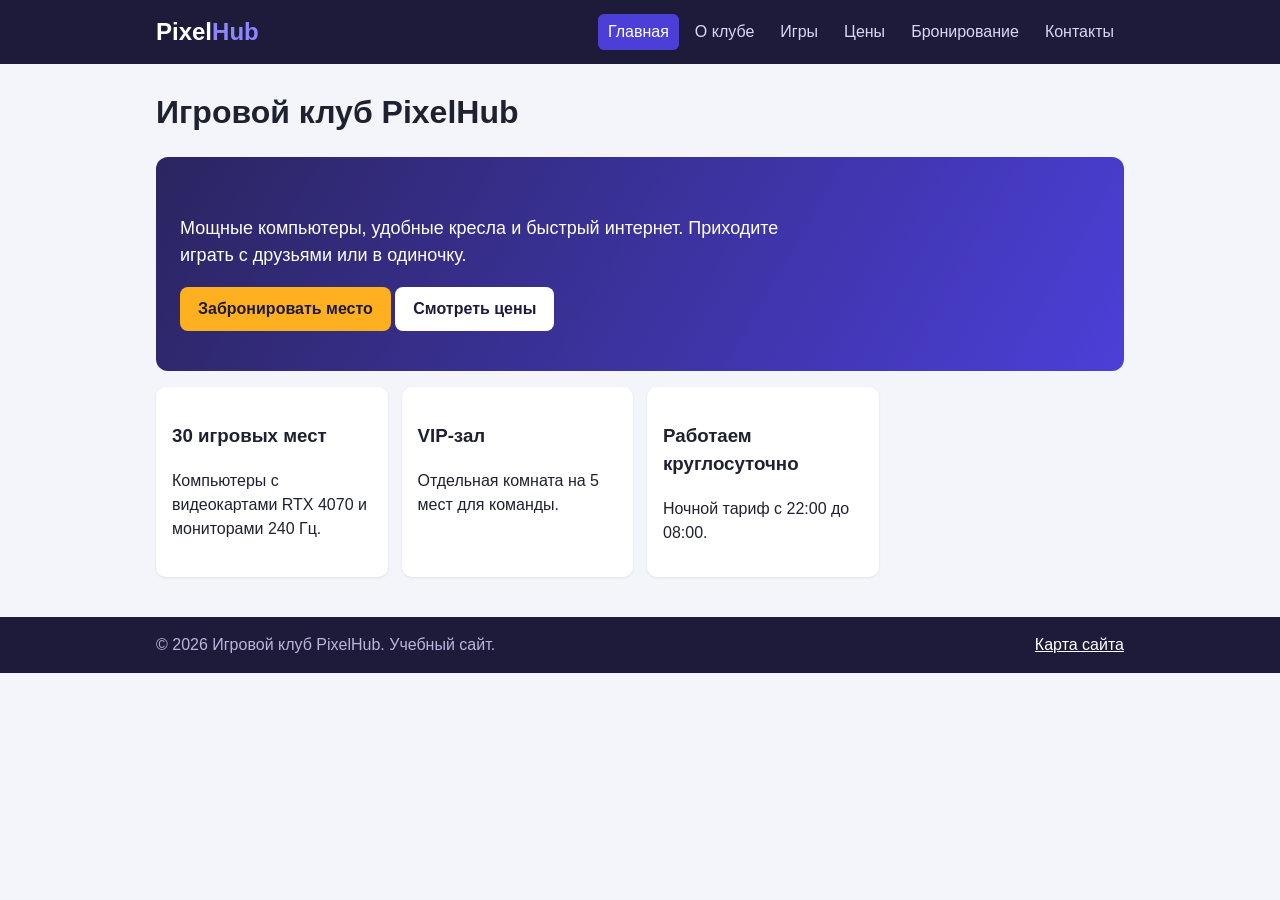
<file: index.html>
<!DOCTYPE html>
<html lang="ru">
<head>
<meta charset="UTF-8">
<meta name="viewport" content="width=device-width, initial-scale=1">
<title>PixelHub — Главная</title>
<link rel="stylesheet" href="style.css">
<script src="script.js"></script>
</head>
<body data-page="home">
<header>
  <div class="header-inner">
    <a id="logo" class="logo" href="index.html">Pixel<span>Hub</span></a>
    <nav id="main-nav"><a id="nav-home" href="index.html">Главная</a><a id="nav-about" href="about.html">О клубе</a><a id="nav-games" href="games.html">Игры</a><a id="nav-prices" href="prices.html">Цены</a><a id="nav-booking" href="booking.html">Бронирование</a><a id="nav-contacts" href="contacts.html">Контакты</a></nav>
  </div>
</header>
<main>
<h1 id="page-title">Игровой клуб PixelHub</h1>
<section class="hero">
  <p>Мощные компьютеры, удобные кресла и быстрый интернет. Приходите играть с друзьями или в одиночку.</p>
  <a id="btn-book" class="btn" href="booking.html">Забронировать место</a>
  <a id="btn-prices" class="btn secondary" href="prices.html">Смотреть цены</a>
</section>
<div class="cards">
  <div class="card"><h3>30 игровых мест</h3><p>Компьютеры с видеокартами RTX 4070 и мониторами 240 Гц.</p></div>
  <div class="card"><h3>VIP-зал</h3><p>Отдельная комната на 5 мест для команды.</p></div>
  <div class="card"><h3>Работаем круглосуточно</h3><p>Ночной тариф с 22:00 до 08:00.</p></div>
</div>
</main>
<footer>
  <div class="footer-inner">
    <span>© 2026 Игровой клуб PixelHub. Учебный сайт.</span>
    <a id="footer-sitemap" href="sitemap.html">Карта сайта</a>
  </div>
</footer>
</body>
</html>
</file>
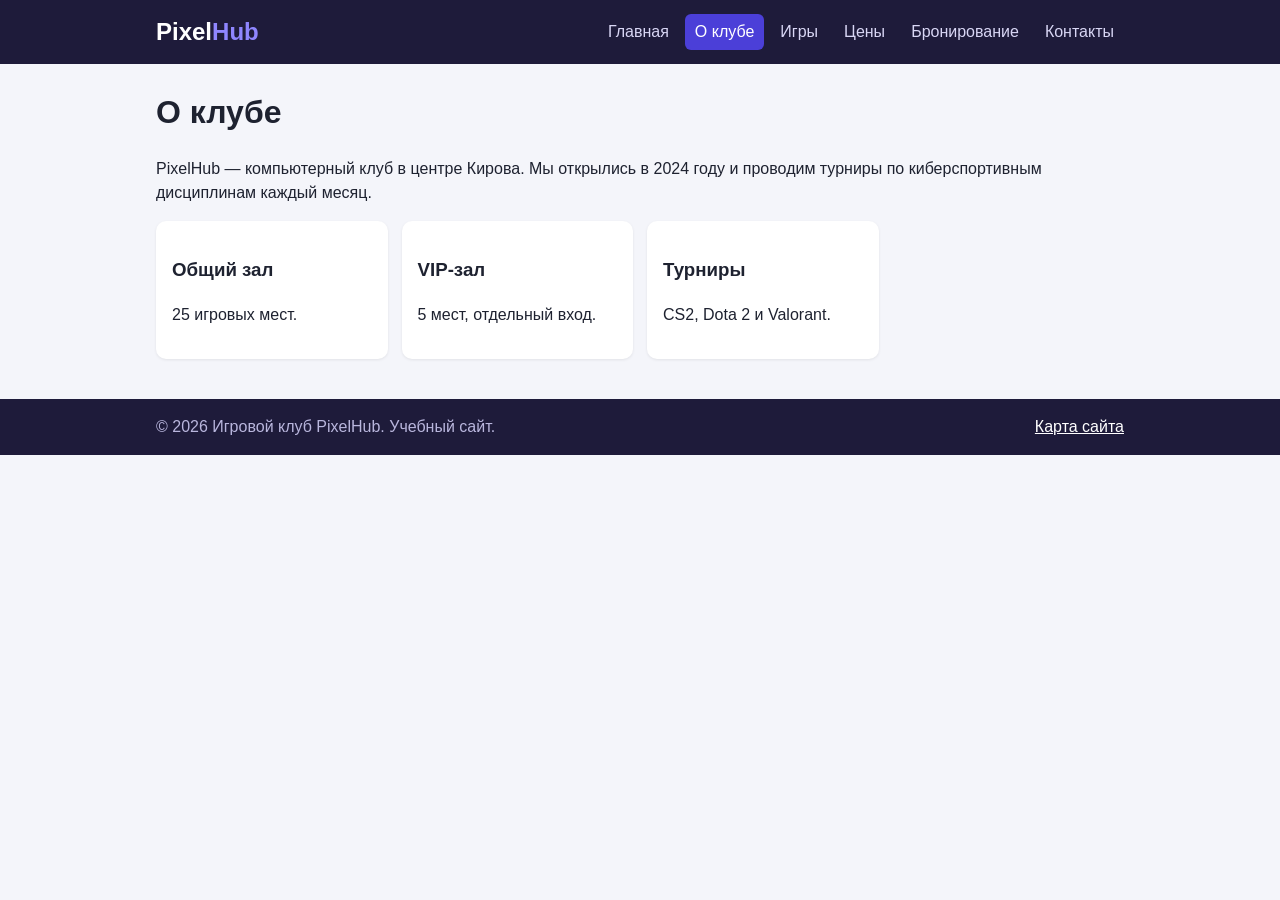
<file: about.html>
<!DOCTYPE html>
<html lang="ru">
<head>
<meta charset="UTF-8">
<meta name="viewport" content="width=device-width, initial-scale=1">
<title>PixelHub — О клубе</title>
<link rel="stylesheet" href="style.css">
<script src="script.js"></script>
</head>
<body data-page="about">
<header>
  <div class="header-inner">
    <a id="logo" class="logo" href="index.html">Pixel<span>Hub</span></a>
    <nav id="main-nav"><a id="nav-home" href="index.html">Главная</a><a id="nav-about" href="about.html">О клубе</a><a id="nav-games" href="games.html">Игры</a><a id="nav-prices" href="prices.html">Цены</a><a id="nav-booking" href="booking.html">Бронирование</a><a id="nav-contacts" href="contacts.html">Контакты</a></nav>
  </div>
</header>
<main>
<h1 id="page-title">О клубе</h1>
<p id="about-text">PixelHub — компьютерный клуб в центре Кирова. Мы открылись в 2024 году и проводим турниры по киберспортивным дисциплинам каждый месяц.</p>
<div class="cards">
  <div class="card"><h3>Общий зал</h3><p>25 игровых мест.</p></div>
  <div class="card"><h3>VIP-зал</h3><p>5 мест, отдельный вход.</p></div>
  <div class="card"><h3>Турниры</h3><p>CS2, Dota 2 и Valorant.</p></div>
</div>
</main>
<footer>
  <div class="footer-inner">
    <span>© 2026 Игровой клуб PixelHub. Учебный сайт.</span>
    <a id="footer-sitemap" href="sitemap.html">Карта сайта</a>
  </div>
</footer>
</body>
</html>
</file>
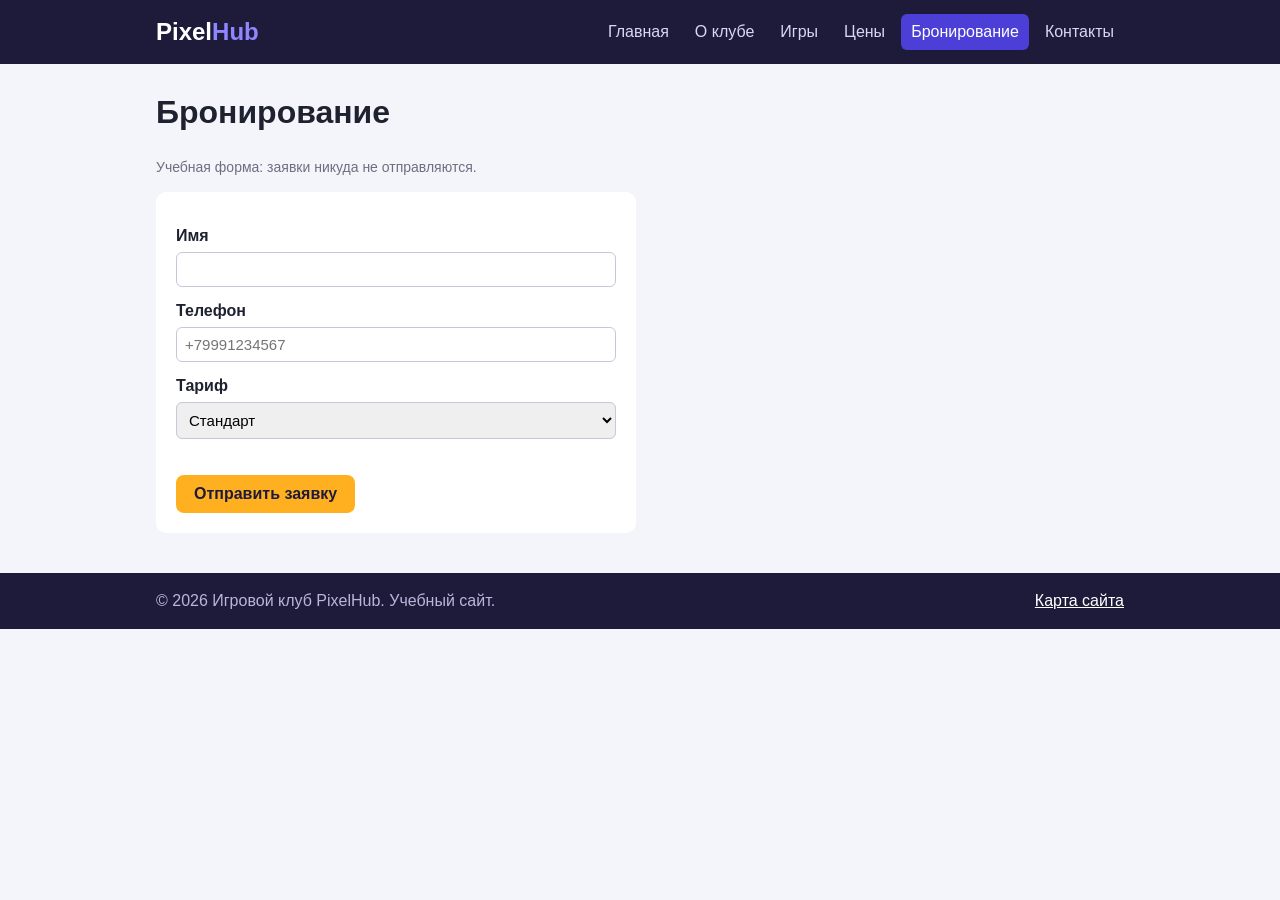
<file: booking.html>
<!DOCTYPE html>
<html lang="ru">
<head>
<meta charset="UTF-8">
<meta name="viewport" content="width=device-width, initial-scale=1">
<title>PixelHub — Бронирование</title>
<link rel="stylesheet" href="style.css">
<script src="script.js"></script>
</head>
<body data-page="booking">
<header>
  <div class="header-inner">
    <a id="logo" class="logo" href="index.html">Pixel<span>Hub</span></a>
    <nav id="main-nav"><a id="nav-home" href="index.html">Главная</a><a id="nav-about" href="about.html">О клубе</a><a id="nav-games" href="games.html">Игры</a><a id="nav-prices" href="prices.html">Цены</a><a id="nav-booking" href="booking.html">Бронирование</a><a id="nav-contacts" href="contacts.html">Контакты</a></nav>
  </div>
</header>
<main>
<h1 id="page-title">Бронирование</h1>
<p class="note">Учебная форма: заявки никуда не отправляются.</p>
<form id="booking-form" novalidate>
  <label for="name">Имя</label><input id="name" type="text">
  <label for="phone">Телефон</label><input id="phone" type="tel" placeholder="+79991234567">
  <label for="booking-tariff">Тариф</label>
  <select id="booking-tariff"><option>Стандарт</option><option>VIP</option><option>Ночной</option></select>
  <div id="form-error" class="error"></div>
  <button id="booking-submit" class="btn" type="submit">Отправить заявку</button>
</form>
<div id="booking-success" class="success hidden">
  <p>Спасибо, <span id="success-name"></span>! Заявка принята, мы перезвоним.</p>
  <a id="success-home" href="index.html">На главную</a>
</div>
</main>
<footer>
  <div class="footer-inner">
    <span>© 2026 Игровой клуб PixelHub. Учебный сайт.</span>
    <a id="footer-sitemap" href="sitemap.html">Карта сайта</a>
  </div>
</footer>
</body>
</html>
</file>
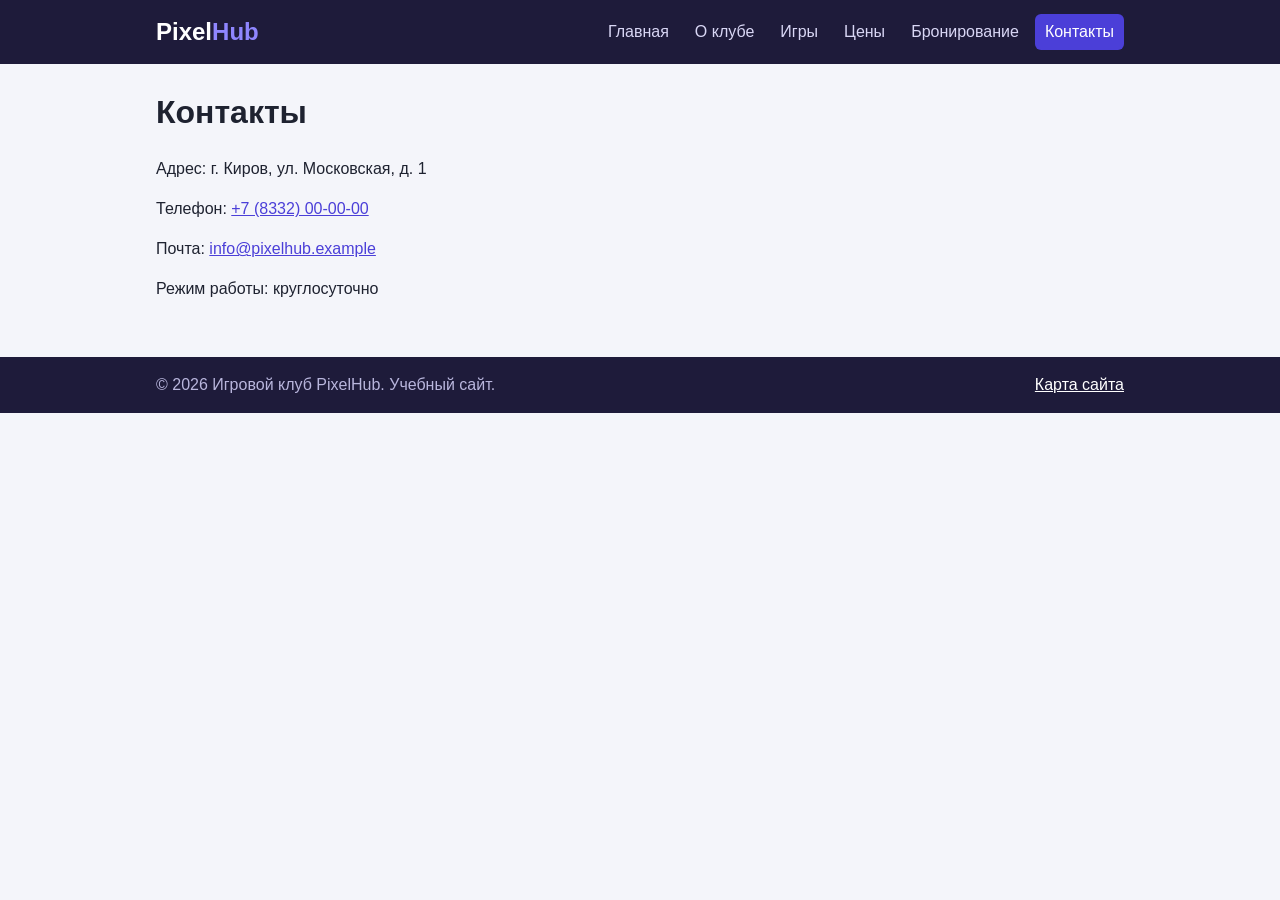
<file: contacts.html>
<!DOCTYPE html>
<html lang="ru">
<head>
<meta charset="UTF-8">
<meta name="viewport" content="width=device-width, initial-scale=1">
<title>PixelHub — Контакты</title>
<link rel="stylesheet" href="style.css">
<script src="script.js"></script>
</head>
<body data-page="contacts">
<header>
  <div class="header-inner">
    <a id="logo" class="logo" href="index.html">Pixel<span>Hub</span></a>
    <nav id="main-nav"><a id="nav-home" href="index.html">Главная</a><a id="nav-about" href="about.html">О клубе</a><a id="nav-games" href="games.html">Игры</a><a id="nav-prices" href="prices.html">Цены</a><a id="nav-booking" href="booking.html">Бронирование</a><a id="nav-contacts" href="contacts.html">Контакты</a></nav>
  </div>
</header>
<main>
<h1 id="page-title">Контакты</h1>
<p id="address">Адрес: г. Киров, ул. Московская, д. 1</p>
<p>Телефон: <a id="phone-link" href="tel:+78332000000">+7 (8332) 00-00-00</a></p>
<p>Почта: <a id="email-link" href="mailto:info@pixelhub.example">info@pixelhub.example</a></p>
<p>Режим работы: круглосуточно</p>
</main>
<footer>
  <div class="footer-inner">
    <span>© 2026 Игровой клуб PixelHub. Учебный сайт.</span>
    <a id="footer-sitemap" href="sitemap.html">Карта сайта</a>
  </div>
</footer>
</body>
</html>
</file>
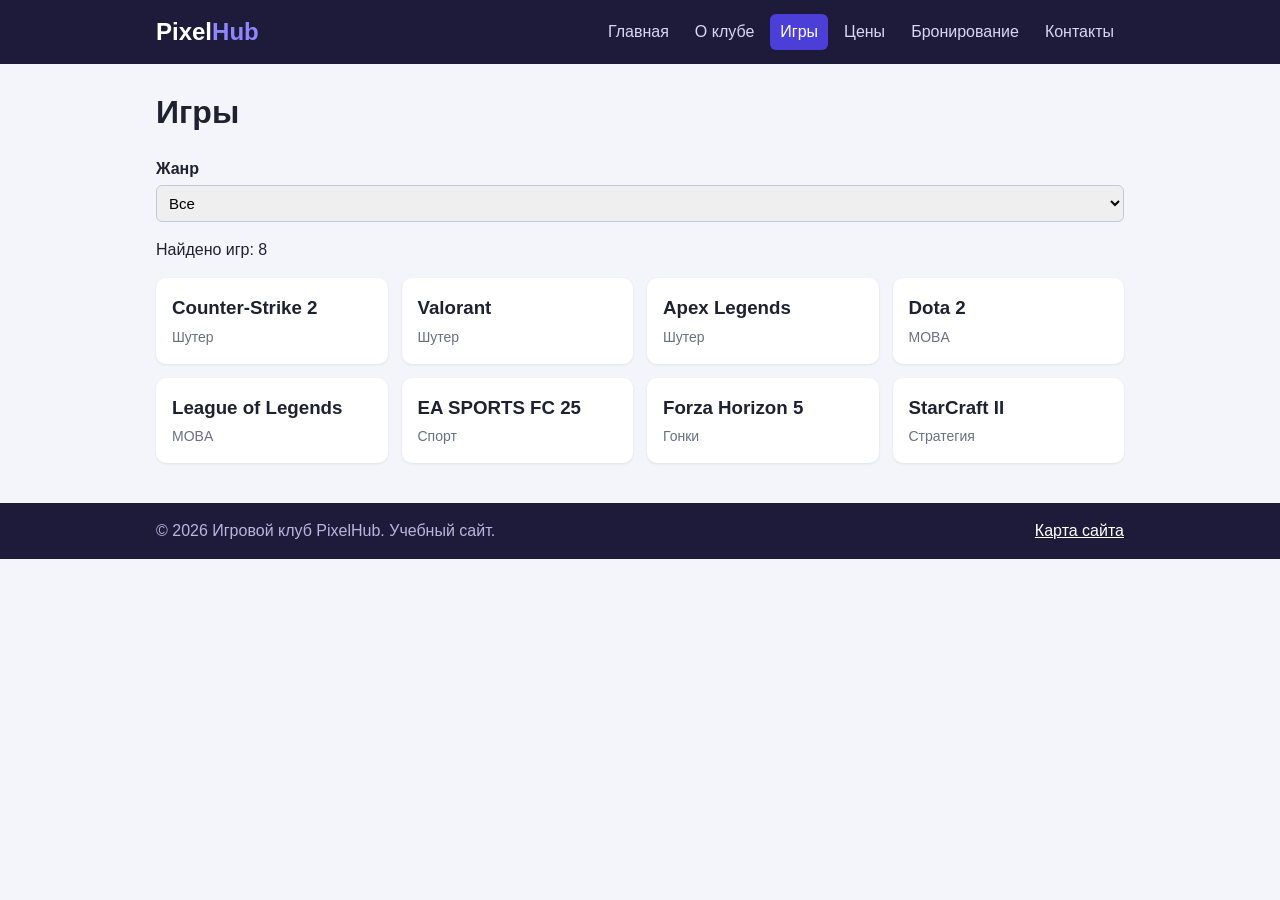
<file: games.html>
<!DOCTYPE html>
<html lang="ru">
<head>
<meta charset="UTF-8">
<meta name="viewport" content="width=device-width, initial-scale=1">
<title>PixelHub — Игры</title>
<link rel="stylesheet" href="style.css">
<script src="script.js"></script>
</head>
<body data-page="games">
<header>
  <div class="header-inner">
    <a id="logo" class="logo" href="index.html">Pixel<span>Hub</span></a>
    <nav id="main-nav"><a id="nav-home" href="index.html">Главная</a><a id="nav-about" href="about.html">О клубе</a><a id="nav-games" href="games.html">Игры</a><a id="nav-prices" href="prices.html">Цены</a><a id="nav-booking" href="booking.html">Бронирование</a><a id="nav-contacts" href="contacts.html">Контакты</a></nav>
  </div>
</header>
<main>
<h1 id="page-title">Игры</h1>
<label for="genre-filter">Жанр</label>
<select id="genre-filter">
  <option value="all">Все</option>
  <option value="shooter">Шутер</option>
  <option value="moba">MOBA</option>
  <option value="sport">Спорт</option>
  <option value="racing">Гонки</option>
  <option value="strategy">Стратегия</option>
</select>
<p id="games-count">Найдено игр: 8</p>
<div id="games-list" class="cards"><div class="card game-card" data-genre="shooter"><h3>Counter-Strike 2</h3><div class="genre">Шутер</div></div><div class="card game-card" data-genre="shooter"><h3>Valorant</h3><div class="genre">Шутер</div></div><div class="card game-card" data-genre="shooter"><h3>Apex Legends</h3><div class="genre">Шутер</div></div><div class="card game-card" data-genre="moba"><h3>Dota 2</h3><div class="genre">MOBA</div></div><div class="card game-card" data-genre="moba"><h3>League of Legends</h3><div class="genre">MOBA</div></div><div class="card game-card" data-genre="sport"><h3>EA SPORTS FC 25</h3><div class="genre">Спорт</div></div><div class="card game-card" data-genre="racing"><h3>Forza Horizon 5</h3><div class="genre">Гонки</div></div><div class="card game-card" data-genre="strategy"><h3>StarCraft II</h3><div class="genre">Стратегия</div></div></div>
</main>
<footer>
  <div class="footer-inner">
    <span>© 2026 Игровой клуб PixelHub. Учебный сайт.</span>
    <a id="footer-sitemap" href="sitemap.html">Карта сайта</a>
  </div>
</footer>
</body>
</html>
</file>
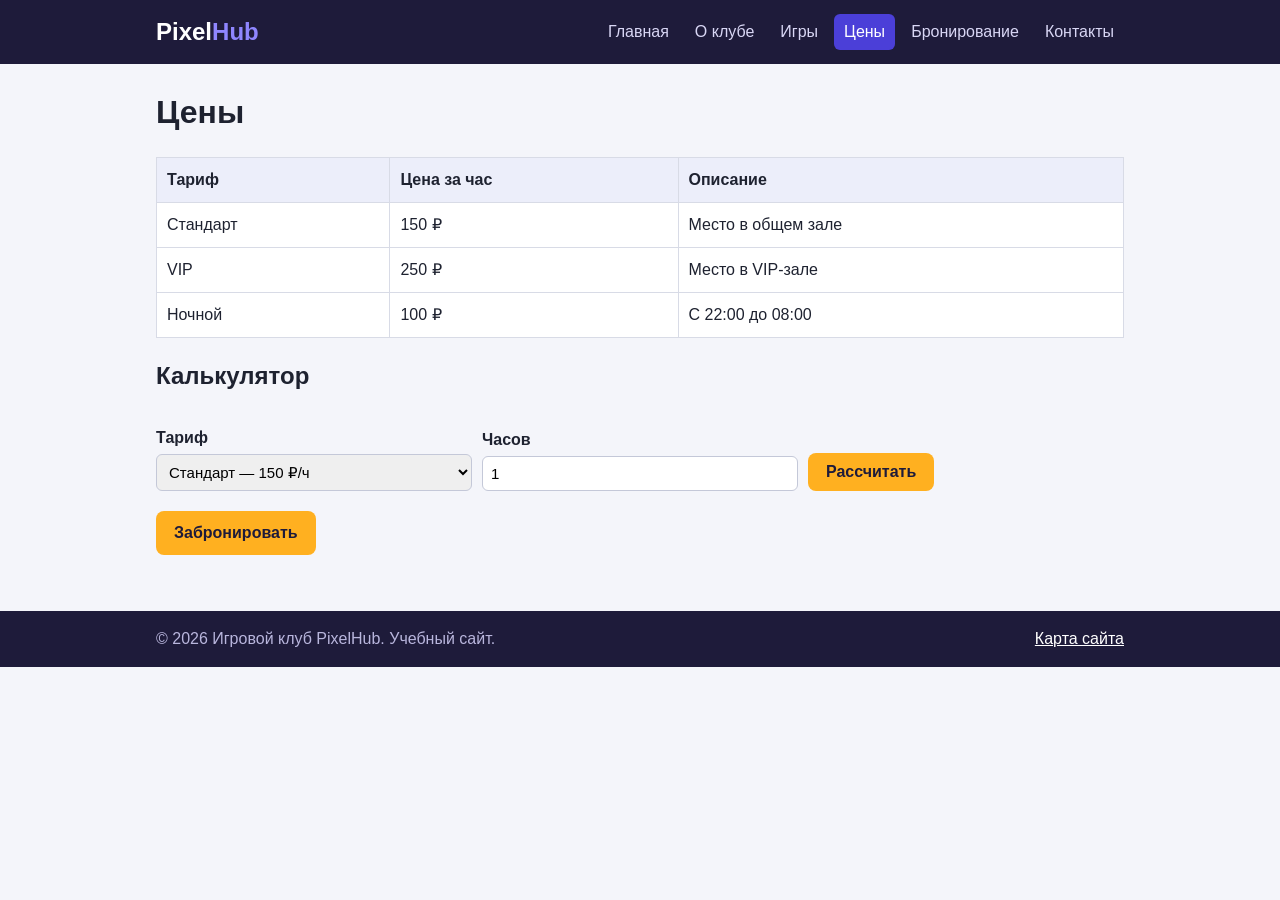
<file: prices.html>
<!DOCTYPE html>
<html lang="ru">
<head>
<meta charset="UTF-8">
<meta name="viewport" content="width=device-width, initial-scale=1">
<title>PixelHub — Цены</title>
<link rel="stylesheet" href="style.css">
<script src="script.js"></script>
</head>
<body data-page="prices">
<header>
  <div class="header-inner">
    <a id="logo" class="logo" href="index.html">Pixel<span>Hub</span></a>
    <nav id="main-nav"><a id="nav-home" href="index.html">Главная</a><a id="nav-about" href="about.html">О клубе</a><a id="nav-games" href="games.html">Игры</a><a id="nav-prices" href="prices.html">Цены</a><a id="nav-booking" href="booking.html">Бронирование</a><a id="nav-contacts" href="contacts.html">Контакты</a></nav>
  </div>
</header>
<main>
<h1 id="page-title">Цены</h1>
<table id="price-table">
  <tr><th>Тариф</th><th>Цена за час</th><th>Описание</th></tr>
  <tr class="tariff-row"><td>Стандарт</td><td>150 ₽</td><td>Место в общем зале</td></tr>
  <tr class="tariff-row"><td>VIP</td><td>250 ₽</td><td>Место в VIP-зале</td></tr>
  <tr class="tariff-row"><td>Ночной</td><td>100 ₽</td><td>С 22:00 до 08:00</td></tr>
</table>
<h2>Калькулятор</h2>
<div class="row">
  <div><label for="tariff">Тариф</label>
    <select id="tariff">
      <option value="150">Стандарт — 150 ₽/ч</option>
      <option value="250">VIP — 250 ₽/ч</option>
      <option value="100">Ночной — 100 ₽/ч</option>
    </select></div>
  <div><label for="hours">Часов</label><input id="hours" type="number" min="1" max="12" value="1"></div>
  <div><button id="calc-btn" class="btn" type="button">Рассчитать</button></div>
</div>
<p id="calc-total" class="result"></p>
<p><a id="prices-book" class="btn" href="booking.html">Забронировать</a></p>
</main>
<footer>
  <div class="footer-inner">
    <span>© 2026 Игровой клуб PixelHub. Учебный сайт.</span>
    <a id="footer-sitemap" href="sitemap.html">Карта сайта</a>
  </div>
</footer>
</body>
</html>
</file>
<file: style.css>
* { box-sizing: border-box; }
body { margin: 0; font-family: "Segoe UI", Arial, sans-serif; color: #1e2230; background: #f4f5fa; line-height: 1.5; }
a { color: #4b3fd8; }
header { background: #1e1b3a; color: #fff; }
.header-inner { max-width: 1000px; margin: 0 auto; padding: 14px 16px; display: flex; flex-wrap: wrap; align-items: center; gap: 16px; justify-content: space-between; }
.logo { color: #fff; text-decoration: none; font-size: 24px; font-weight: 700; }
.logo span { color: #8f86ff; }
nav { display: flex; flex-wrap: wrap; gap: 6px; }
nav a { color: #d9d7f5; text-decoration: none; padding: 6px 10px; border-radius: 6px; }
nav a:hover { background: #2e2a55; }
nav a.active { background: #4b3fd8; color: #fff; }
main { max-width: 1000px; margin: 0 auto; padding: 24px 16px 40px; }
h1 { margin-top: 0; }
.hero { background: linear-gradient(120deg, #2b2560, #4b3fd8); color: #fff; padding: 40px 24px; border-radius: 12px; }
.hero p { font-size: 18px; max-width: 600px; }
.btn { display: inline-block; background: #ffb020; color: #1e1b3a; padding: 10px 18px; border-radius: 8px; text-decoration: none; font-weight: 600; border: none; cursor: pointer; font-size: 16px; }
.btn.secondary { background: #fff; }
.cards { display: grid; grid-template-columns: repeat(auto-fill, minmax(200px, 1fr)); gap: 14px; margin-top: 16px; }
.card { background: #fff; border-radius: 10px; padding: 16px; box-shadow: 0 1px 3px rgba(0,0,0,.08); }
.game-card h3 { margin: 0 0 4px; }
.genre { color: #6b6f80; font-size: 14px; }
table { border-collapse: collapse; width: 100%; background: #fff; }
th, td { border: 1px solid #d8dbe6; padding: 10px; text-align: left; }
th { background: #eceefa; }
form { background: #fff; padding: 20px; border-radius: 10px; max-width: 480px; }
label { display: block; margin-top: 12px; font-weight: 600; }
input, select { width: 100%; padding: 8px; margin-top: 4px; border: 1px solid #c4c8d8; border-radius: 6px; font-size: 15px; }
.row { display: flex; gap: 10px; align-items: flex-end; flex-wrap: wrap; }
.row > * { flex: 1; min-width: 140px; }
.error { color: #c0262d; margin-top: 12px; min-height: 1.5em; }
.success { background: #e3f6e8; color: #1e6b34; padding: 16px; border-radius: 10px; max-width: 480px; }
.hidden { display: none; }
.result { font-size: 20px; font-weight: 700; margin-top: 12px; }
.note { color: #6b6f80; font-size: 14px; }
footer { background: #1e1b3a; color: #b9b6dd; }
.footer-inner { max-width: 1000px; margin: 0 auto; padding: 16px; display: flex; justify-content: space-between; flex-wrap: wrap; gap: 10px; }
footer a { color: #fff; }
.sitemap li { margin: 6px 0; }
</file>
